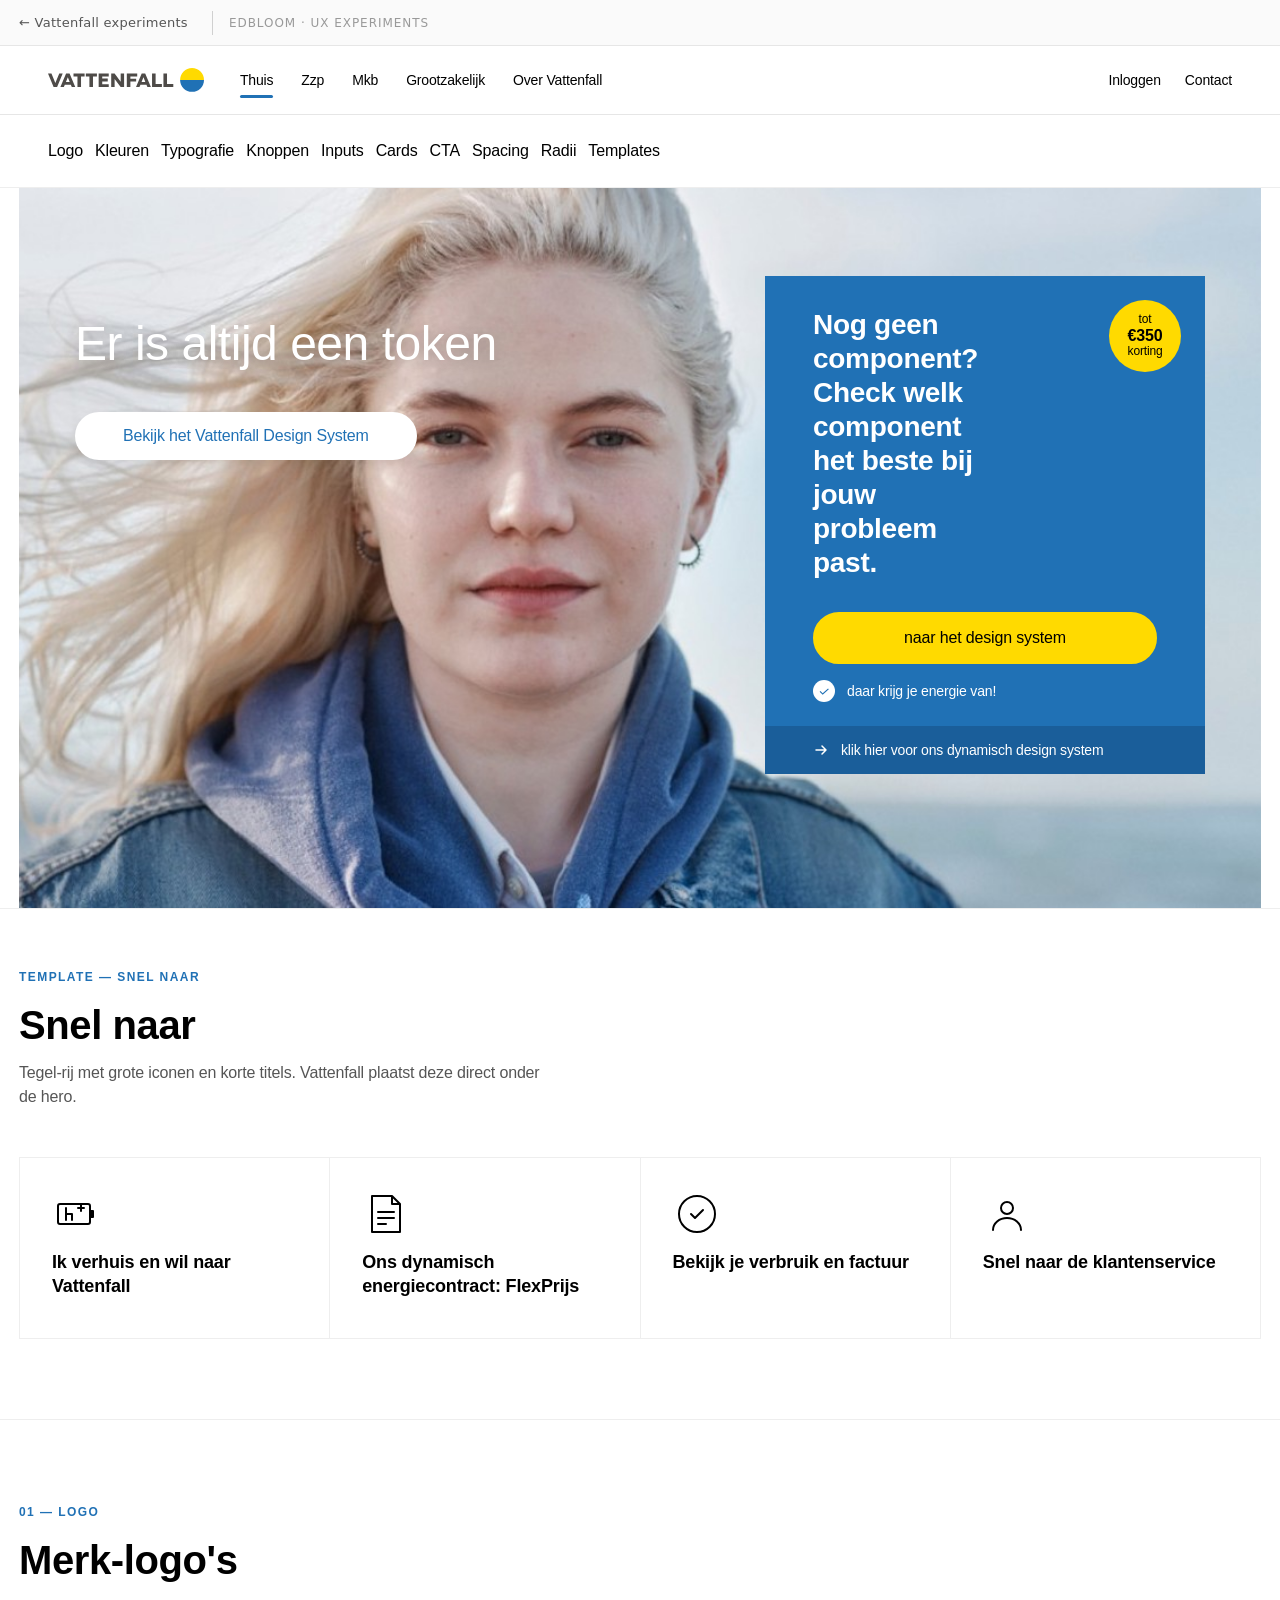
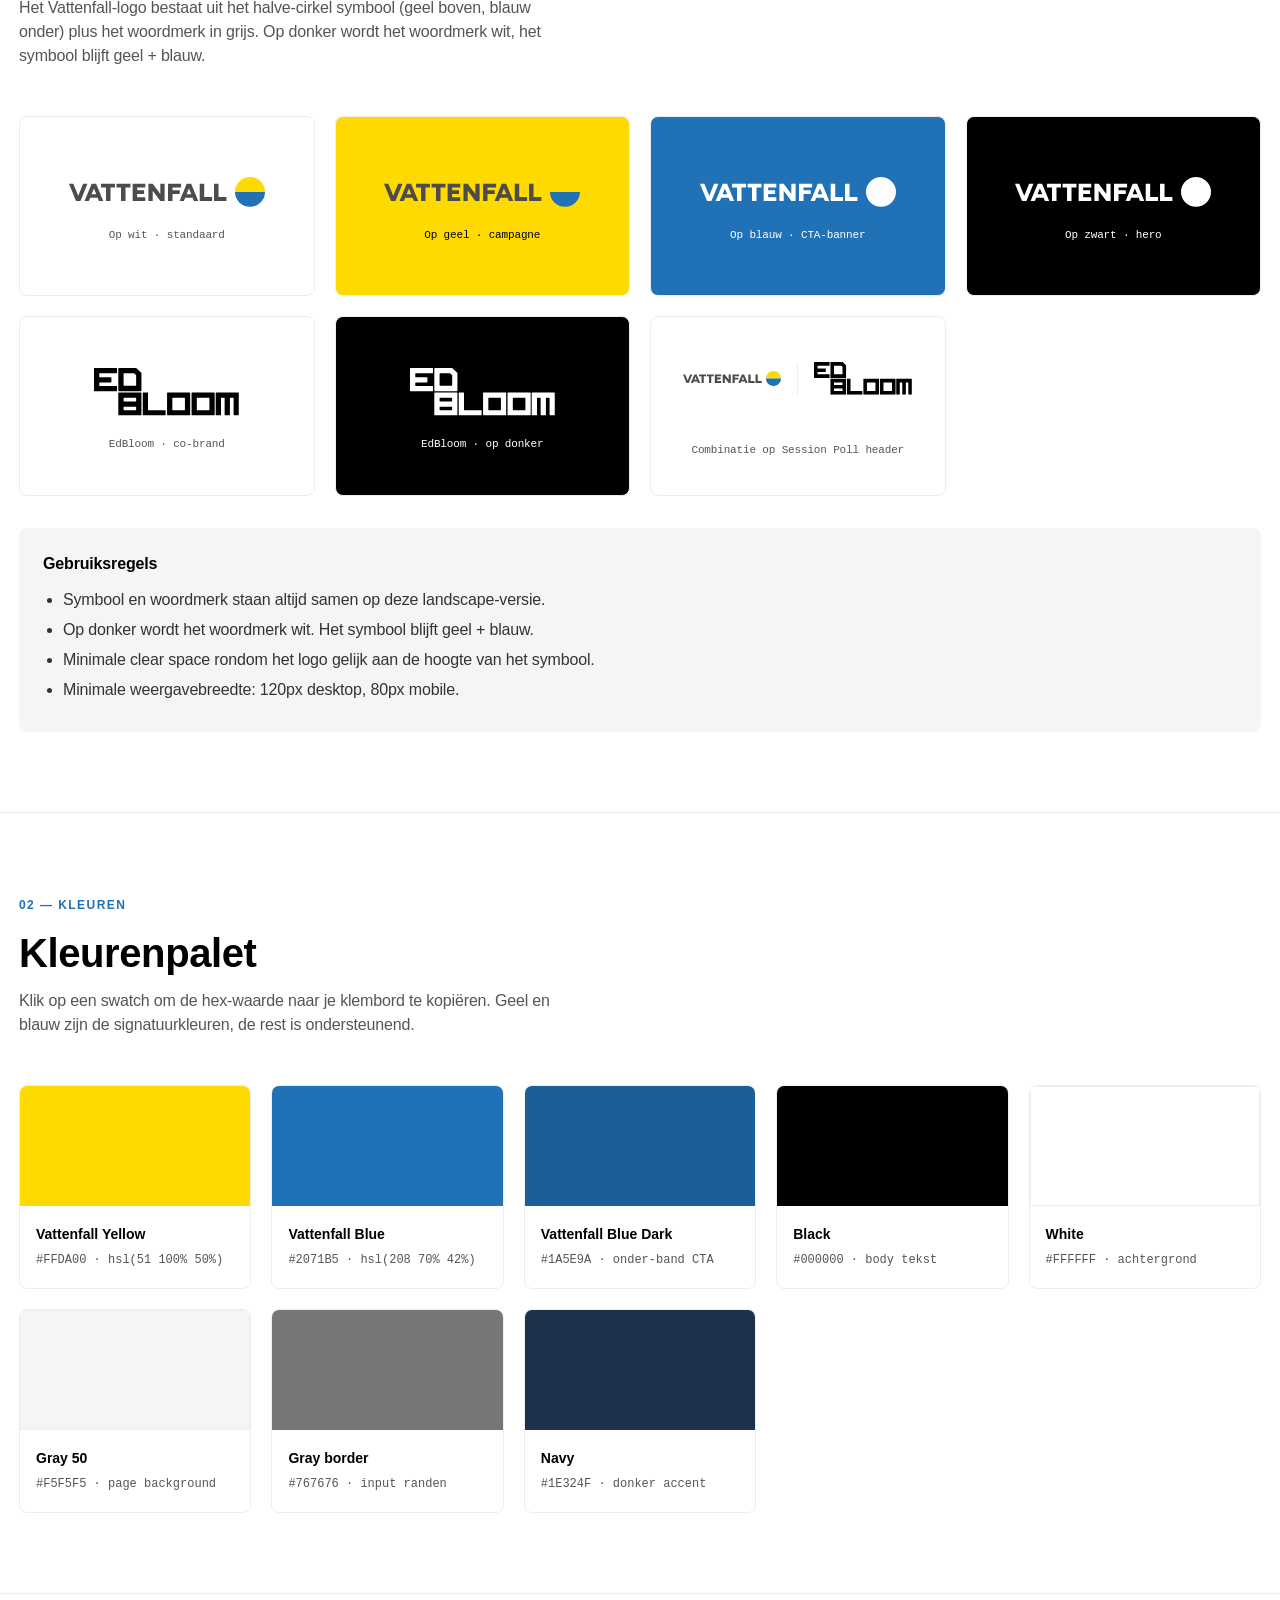
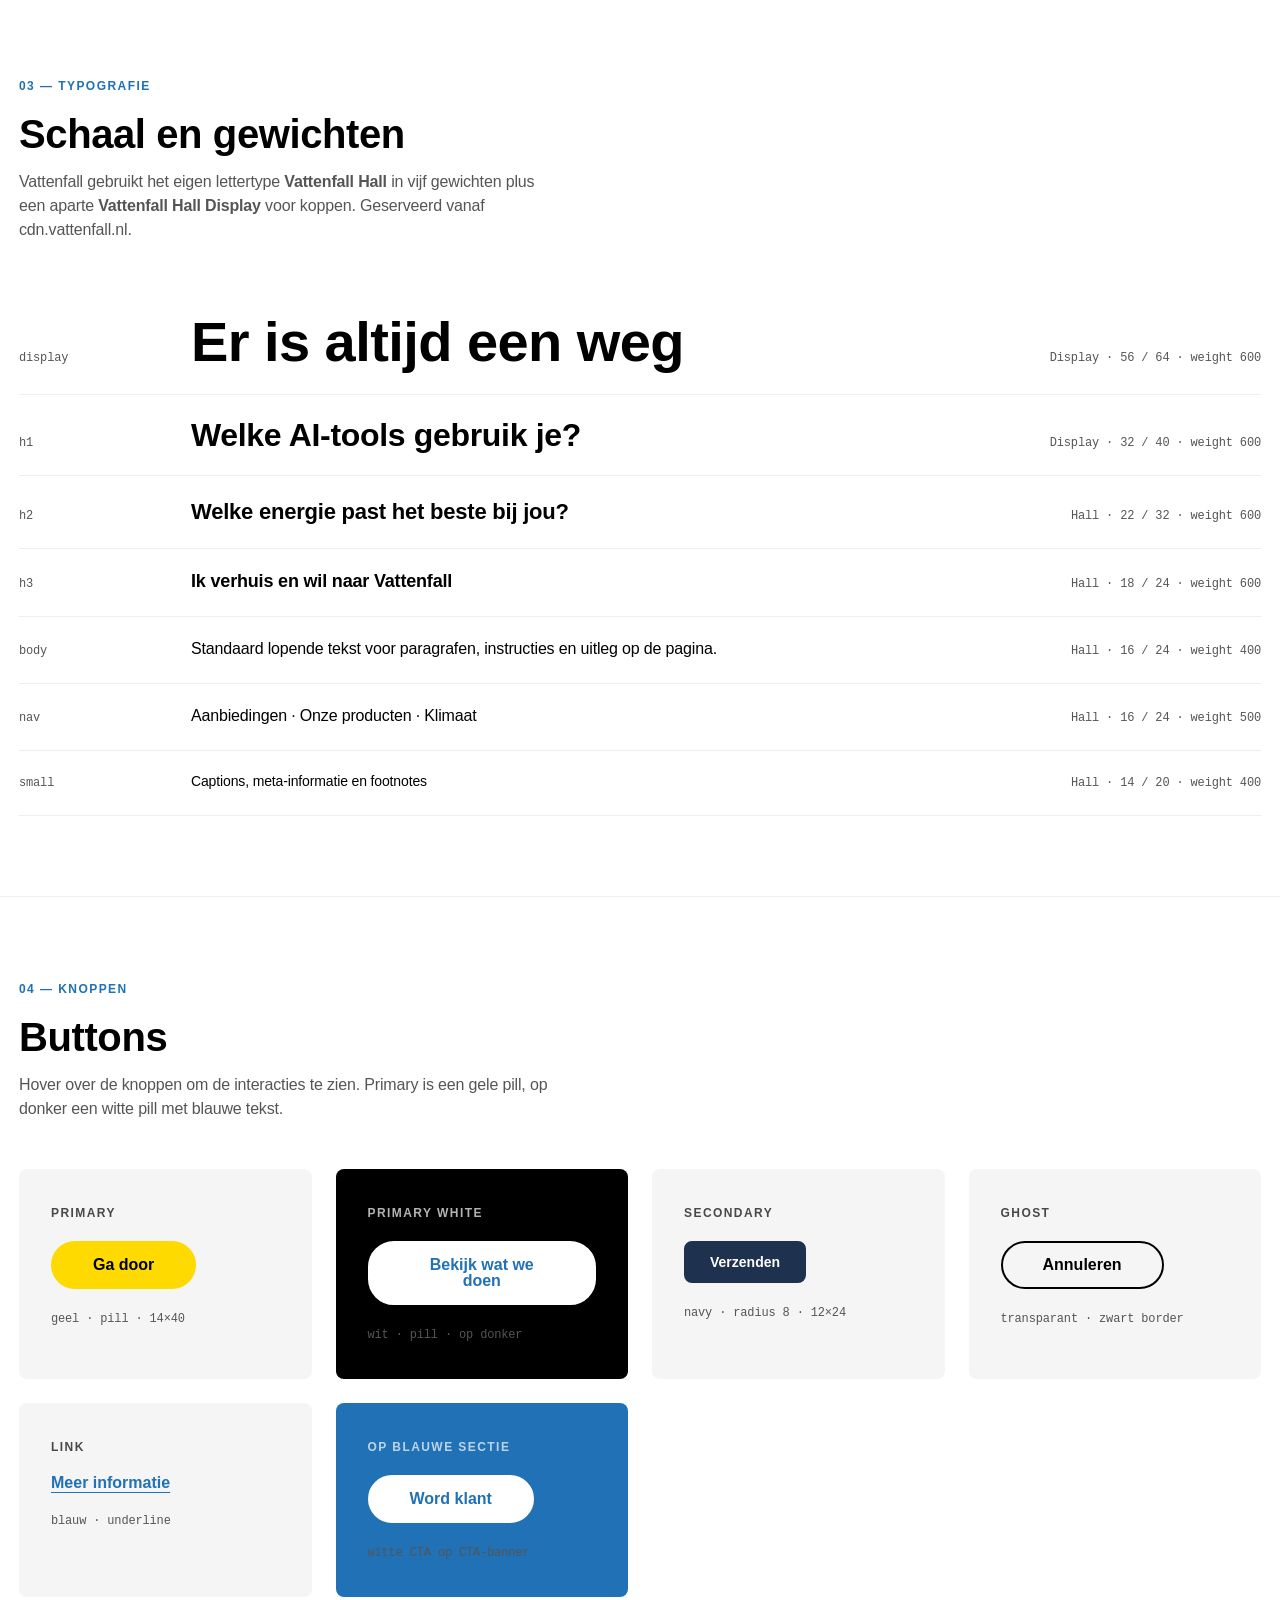
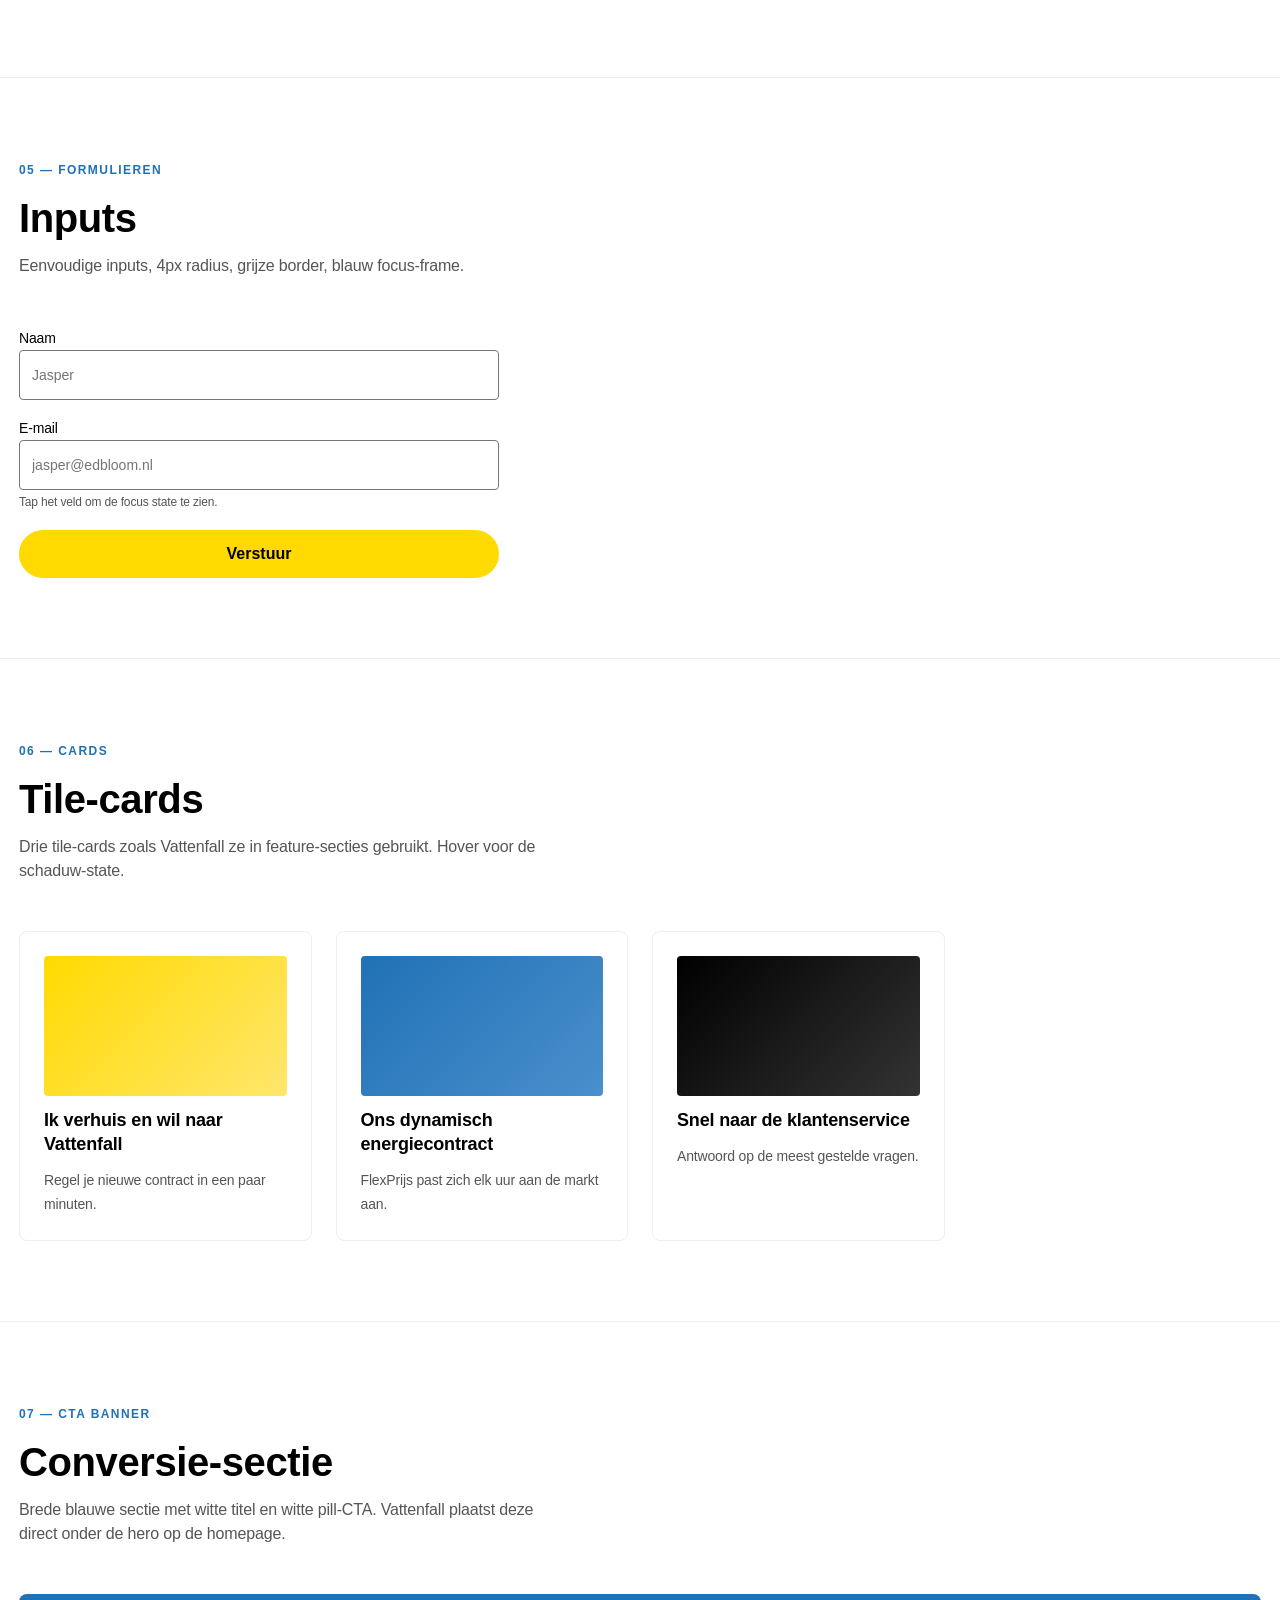
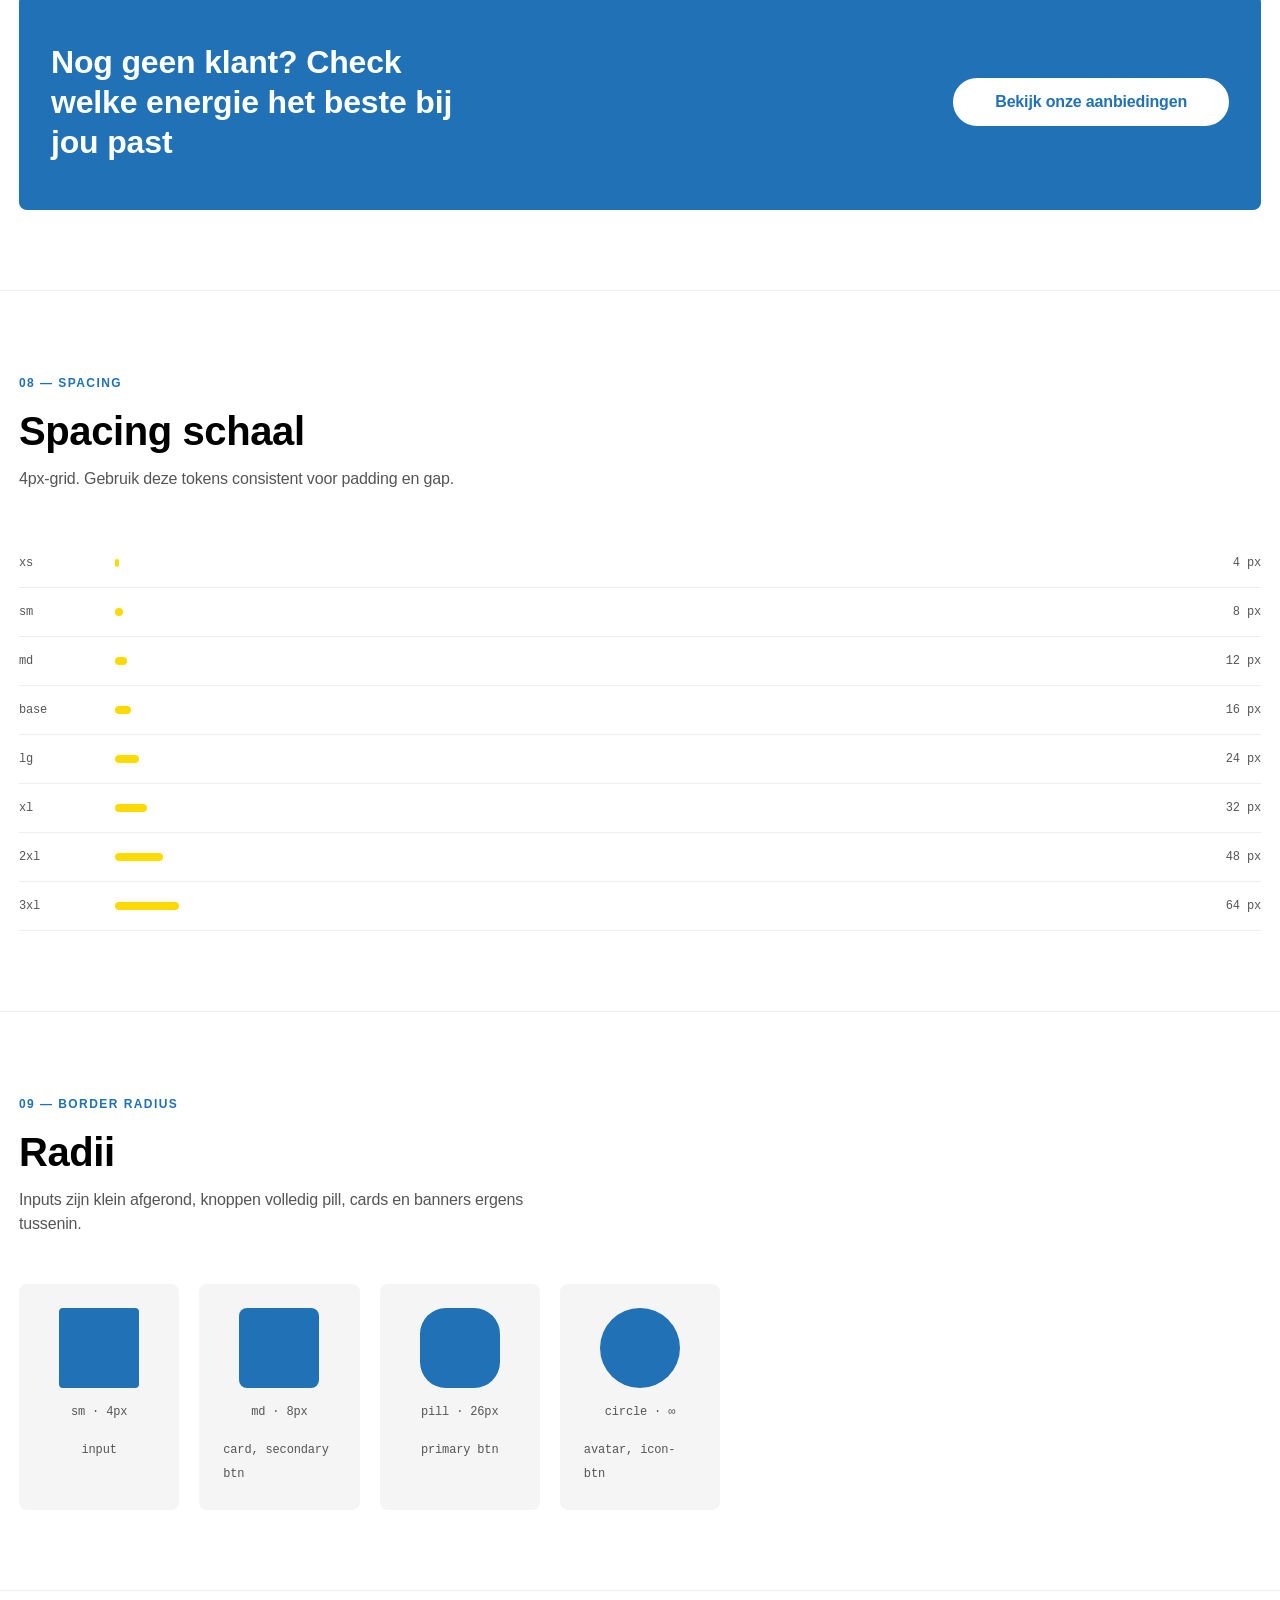
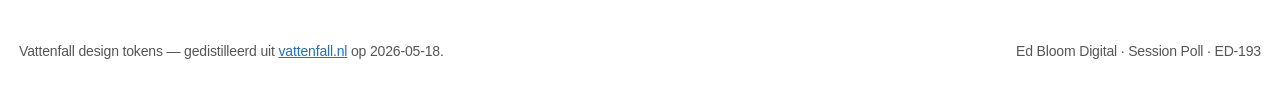
<file: vattenfall/design-system/index.html>
<!doctype html>
<html lang="nl">
  <head>
    <meta charset="utf-8" />
    <meta name="viewport" content="width=device-width, initial-scale=1" />
    <title>Vattenfall — Design Style Guide</title>
    <link rel="preconnect" href="https://cdn.vattenfall.nl" crossorigin />
    <style>
      /* Vattenfall Hall, geserveerd vanaf cdn.vattenfall.nl */
      @font-face {
        font-family: "Vattenfall Hall";
        font-weight: 300;
        font-style: normal;
        font-display: swap;
        src:
          url("https://cdn.vattenfall.nl/vattenfallnlprd/latest/assets/fonts/VattenfallHall-Light.woff2")
            format("woff2");
      }
      @font-face {
        font-family: "Vattenfall Hall";
        font-weight: 400;
        font-style: normal;
        font-display: swap;
        src:
          url("https://cdn.vattenfall.nl/vattenfallnlprd/latest/assets/fonts/VattenfallHall-Regular.woff2")
            format("woff2");
      }
      @font-face {
        font-family: "Vattenfall Hall";
        font-weight: 500;
        font-style: normal;
        font-display: swap;
        src:
          url("https://cdn.vattenfall.nl/vattenfallnlprd/latest/assets/fonts/VattenfallHall-Medium.woff2")
            format("woff2");
      }
      @font-face {
        font-family: "Vattenfall Hall";
        font-weight: 600;
        font-style: normal;
        font-display: swap;
        src:
          url("https://cdn.vattenfall.nl/vattenfallnlprd/latest/assets/fonts/VattenfallHall-Bold.woff2")
            format("woff2");
      }
      @font-face {
        font-family: "Vattenfall Hall";
        font-weight: 700;
        font-style: normal;
        font-display: swap;
        src:
          url("https://cdn.vattenfall.nl/vattenfallnlprd/latest/assets/fonts/VattenfallHall-Heavy.woff2")
            format("woff2");
      }
      @font-face {
        font-family: "Vattenfall Hall Display";
        font-weight: 600;
        font-style: normal;
        font-display: swap;
        src:
          url("https://cdn.vattenfall.nl/vattenfallnlprd/latest/assets/fonts/VattenfallHallDisplay-Bold.woff2")
            format("woff2");
      }

      :root {
        --vf-yellow: #ffda00;
        --vf-blue: #2071b5;
        --vf-blue-dark: #1a5e9a;
        --vf-black: #000000;
        --vf-white: #ffffff;
        --vf-gray-border: #767676;
        --vf-gray-50: #f5f5f5;
        --vf-gray-100: #eeeeee;
        --vf-gray-200: #dcdcdc;
        --vf-navy: #1e324f;

        --radius-sm: 4px;
        --radius-md: 8px;
        --radius-lg: 16px;
        --radius-pill: 26px;

        --shadow-sm: 0 1px 2px 0 rgba(0, 0, 0, 0.05);
        --shadow-md: 0 4px 12px 0 rgba(0, 0, 0, 0.08);
        --shadow-lg: 0 12px 32px 0 rgba(0, 0, 0, 0.12);
        --shadow-page: 0 0 32px rgba(0, 0, 0, 0.06);

        --font-sans:
          "Vattenfall Hall", "Inter", "Helvetica Neue", Helvetica, Arial, sans-serif;
        --font-display:
          "Vattenfall Hall Display", "Vattenfall Hall", "Inter", sans-serif;
      }

      * {
        box-sizing: border-box;
      }

      html {
        scroll-behavior: smooth;
      }

      body {
        margin: 0;
        padding: 0;
        font-family: var(--font-sans);
        font-size: 16px;
        line-height: 24px;
        letter-spacing: -0.01em;
        color: var(--vf-black);
        background: var(--vf-white);
      }

      .page {
        background: var(--vf-white);
        min-height: 100vh;
      }

      /* UX Experiments wrapper — terug-link boven de Vattenfall header */
      .ux-back {
        background: #fafafa;
        border-bottom: 1px solid #e6e6e6;
        padding: 10px 19px;
        font-family:
          "Inter", -apple-system, BlinkMacSystemFont, system-ui, sans-serif;
      }
      .ux-back a {
        display: inline-flex;
        align-items: center;
        gap: 8px;
        font-size: 13px;
        font-weight: 500;
        letter-spacing: 0.02em;
        color: #555;
        text-decoration: none;
        transition: color 150ms ease;
      }
      .ux-back a:hover {
        color: #000;
      }
      .ux-back__brand {
        margin-left: 16px;
        padding-left: 16px;
        border-left: 1px solid #d0d0d0;
        color: #999;
        font-size: 12px;
        letter-spacing: 0.08em;
        text-transform: uppercase;
      }

      /* ===== Vattenfall Header (twee rijen) ===== */
      .vf-header {
        position: sticky;
        top: 0;
        z-index: 20;
        background: var(--vf-white);
        border-bottom: 1px solid var(--vf-gray-100);
      }

      .vf-header__row {
        display: flex;
        align-items: center;
        gap: 24px;
        padding: 0 48px;
      }
      .vf-header__row--top {
        padding-top: 20px;
        padding-bottom: 20px;
        border-bottom: 1px solid #e6e6e6;
      }
      .vf-header__row--bottom {
        padding-top: 24px;
        padding-bottom: 24px;
      }

      .vf-header__logo {
        height: 24px;
        width: auto;
        display: block;
        flex-shrink: 0;
      }

      .vf-header__nav {
        display: flex;
        align-items: center;
        gap: 4px;
        flex: 1;
        flex-wrap: nowrap;
      }
      .vf-header__nav-item {
        position: relative;
        padding: 4px 12px;
        font-size: 14px;
        font-weight: 400;
        line-height: 20px;
        color: var(--vf-black);
        text-decoration: none;
        cursor: pointer;
        background: none;
        border: none;
        font-family: inherit;
        white-space: nowrap;
      }
      .vf-header__nav-item--active {
        font-weight: 500;
      }
      .vf-header__nav-item--active::after {
        content: "";
        position: absolute;
        left: 12px;
        right: 12px;
        bottom: -4px;
        height: 3px;
        background: var(--vf-blue);
        border-radius: 2px;
      }
      .vf-header__nav-item:hover {
        color: var(--vf-blue);
      }

      /* Brand-guide nav (rij 2) — matching Vattenfall measurements */
      .vf-header__brand-nav {
        display: flex;
        align-items: center;
        gap: 32px;
        flex: 1;
        flex-wrap: nowrap;
      }
      .vf-header__brand-nav-item {
        padding: 0;
        font-size: 16px;
        font-weight: 400;
        line-height: 24px;
        color: var(--vf-black);
        text-decoration: none;
        background: none;
        border: none;
        font-family: inherit;
        white-space: nowrap;
        cursor: pointer;
        letter-spacing: -0.01em;
      }
      .vf-header__brand-nav-item:hover {
        color: var(--vf-blue);
      }

      .vf-header__right {
        display: flex;
        align-items: center;
        gap: 24px;
        flex-shrink: 0;
      }
      .vf-header__link {
        font-size: 14px;
        font-weight: 400;
        line-height: 20px;
        color: var(--vf-black);
        text-decoration: none;
        white-space: nowrap;
      }
      .vf-header__link:hover {
        color: var(--vf-blue);
      }

      /* ===== Hero ===== */
      .vf-hero {
        position: relative;
        margin: 0 19px;
        height: 720px;
        background-image: url("./assets/nl_dtp.jpg");
        background-size: cover;
        background-position: center;
        overflow: hidden;
      }

      .vf-hero__content {
        position: relative;
        padding: 128px 56px;
        max-width: 60%;
        color: var(--vf-white);
      }

      .vf-hero__title {
        font-family: var(--font-display);
        font-size: 56px;
        line-height: 64px;
        font-weight: 400;
        letter-spacing: -0.01em;
        margin: 0 0 40px;
        max-width: 100%;
        text-shadow: 0 2px 16px rgba(0, 0, 0, 0.2);
      }

      .vf-hero__cta {
        display: inline-flex;
        align-items: center;
        gap: 12px;
        background: var(--vf-white);
        color: var(--vf-blue);
        padding: 13.8px 48px;
        border-radius: var(--radius-pill);
        text-decoration: none;
        font-weight: 500;
        font-size: 16px;
        line-height: 20px;
        box-shadow: var(--shadow-md);
        border: none;
        cursor: pointer;
        transition: transform 150ms ease, box-shadow 150ms ease;
      }
      .vf-hero__cta:hover {
        transform: translateY(-1px);
        box-shadow: var(--shadow-lg);
      }

      .vf-hero__form {
        position: absolute;
        top: 88px;
        right: 56px;
        width: 440px;
        background: var(--vf-blue);
        color: var(--vf-white);
        padding: 32px 48px;
        border-radius: 0;
      }
      .vf-hero__form-badge {
        position: absolute;
        top: 24px;
        right: 24px;
        width: 72px;
        height: 72px;
        background: var(--vf-yellow);
        border-radius: 50%;
        color: var(--vf-black);
        display: flex;
        flex-direction: column;
        align-items: center;
        justify-content: center;
        text-align: center;
        line-height: 1.15;
        font-size: 12px;
        font-weight: 400;
        padding: 8px 0;
      }
      .vf-hero__form-badge strong {
        font-size: 16px;
        font-weight: 700;
        display: block;
      }
      .vf-hero__form-badge span {
        display: block;
      }
      .vf-hero__form-title {
        font-family: var(--font-display);
        font-size: 28px;
        line-height: 34px;
        font-weight: 600;
        letter-spacing: -0.01em;
        margin: 0 0 32px;
        max-width: 11ch;
      }
      .vf-hero__form-row {
        display: grid;
        grid-template-columns: 1.4fr 1.4fr 0.8fr;
        gap: 8px;
        margin-bottom: 16px;
      }
      .vf-hero__form-field label {
        display: block;
        font-size: 14px;
        font-weight: 500;
        margin-bottom: 6px;
      }
      .vf-hero__form-field input {
        width: 100%;
        padding: 12px 20px;
        border: none;
        border-radius: var(--radius-sm);
        font-family: inherit;
        font-size: 16px;
        line-height: 24px;
        color: var(--vf-black);
      }
      .vf-hero__form-field input::placeholder {
        color: #999;
      }
      .vf-hero__form-check {
        display: flex;
        align-items: center;
        gap: 10px;
        font-size: 14px;
        line-height: 20px;
        margin: 12px 0 20px;
      }
      .vf-hero__form-check-box {
        width: 22px;
        height: 22px;
        background: var(--vf-white);
        color: var(--vf-black);
        border-radius: 3px;
        display: flex;
        align-items: center;
        justify-content: center;
        flex-shrink: 0;
        font-size: 16px;
        font-weight: 700;
      }
      .vf-hero__form-submit {
        display: flex;
        align-items: center;
        justify-content: center;
        width: 100%;
        margin-top: 8px;
        background: var(--vf-yellow);
        color: var(--vf-black);
        padding: 13.8px 48px;
        border: 2px solid var(--vf-yellow);
        border-radius: var(--radius-pill);
        font-family: inherit;
        font-size: 16px;
        font-weight: 500;
        line-height: 20px;
        text-decoration: none;
        cursor: pointer;
        transition: transform 150ms ease, box-shadow 150ms ease;
      }
      .vf-hero__form-submit:hover {
        transform: translateY(-1px);
        box-shadow: var(--shadow-md);
      }
      .vf-hero__form-foot {
        display: flex;
        align-items: center;
        gap: 12px;
        margin-top: 16px;
        font-size: 14px;
        line-height: 20px;
      }
      .vf-hero__form-foot-icon {
        flex-shrink: 0;
        width: 22px;
        height: 22px;
        background: var(--vf-white);
        border-radius: 50%;
        display: flex;
        align-items: center;
        justify-content: center;
        color: var(--vf-blue);
      }
      .vf-hero__form-foot-icon svg {
        width: 14px;
        height: 14px;
      }
      .vf-hero__form-link {
        background: var(--vf-blue-dark);
        margin: 24px -48px -32px;
        padding: 14px 48px;
        font-size: 14px;
        line-height: 20px;
        font-weight: 400;
        display: flex;
        align-items: center;
        gap: 12px;
        text-decoration: none;
        color: var(--vf-white);
      }
      .vf-hero__form-link svg {
        flex-shrink: 0;
        width: 16px;
        height: 16px;
      }

      /* ===== Section frame ===== */
      .section {
        padding: 80px 19px;
        border-top: 1px solid var(--vf-gray-100);
      }
      .section__head {
        margin-bottom: 48px;
      }
      .section__eyebrow {
        font-size: 12px;
        font-weight: 600;
        letter-spacing: 0.12em;
        text-transform: uppercase;
        color: var(--vf-blue);
        margin-bottom: 12px;
      }
      .section__title {
        font-family: var(--font-display);
        font-size: 40px;
        line-height: 48px;
        font-weight: 600;
        margin: 0;
        letter-spacing: -0.01em;
      }
      .section__lede {
        font-size: 16px;
        line-height: 24px;
        color: #555;
        margin: 12px 0 0;
        max-width: 60ch;
      }

      /* ===== Logos ===== */
      .logos {
        display: grid;
        grid-template-columns: repeat(auto-fill, minmax(240px, 1fr));
        gap: 20px;
      }
      .logo-card {
        border-radius: var(--radius-md);
        padding: 32px 24px 20px;
        border: 1px solid var(--vf-gray-100);
        display: flex;
        flex-direction: column;
        align-items: center;
        gap: 16px;
        min-height: 180px;
        justify-content: center;
      }
      .logo-card img {
        max-width: 80%;
        height: auto;
        display: block;
      }
      .logo-card__img--small {
        max-height: 48px;
      }
      .logo-card__img--invert {
        filter: brightness(0) invert(1);
      }
      .logo-card__meta {
        font-family: ui-monospace, "JetBrains Mono", Menlo, monospace;
        font-size: 11px;
        color: #555;
        text-align: center;
      }
      .logo-card--combo {
        flex-direction: row;
        flex-wrap: wrap;
        justify-content: center;
      }
      .logo-card--combo img {
        max-width: 40%;
      }
      .logo-card__divider {
        width: 1px;
        height: 32px;
        background: var(--vf-gray-100);
      }
      .logo-rules {
        margin-top: 32px;
        padding: 24px;
        background: var(--vf-gray-50);
        border-radius: var(--radius-md);
      }
      .logo-rules h3 {
        margin: 0 0 12px;
        font-size: 16px;
        font-weight: 600;
      }
      .logo-rules ul {
        margin: 0;
        padding-left: 20px;
        color: #333;
      }
      .logo-rules li {
        margin-bottom: 6px;
      }

      /* ===== Colors ===== */
      .colors {
        display: grid;
        grid-template-columns: repeat(auto-fill, minmax(220px, 1fr));
        gap: 20px;
      }
      .color {
        cursor: pointer;
        border-radius: var(--radius-md);
        overflow: hidden;
        border: 1px solid var(--vf-gray-100);
        background: var(--vf-white);
        transition: transform 150ms ease, box-shadow 150ms ease;
        position: relative;
        padding: 0;
        text-align: left;
        font: inherit;
      }
      .color:hover {
        transform: translateY(-2px);
        box-shadow: var(--shadow-md);
      }
      .color__swatch {
        height: 120px;
        position: relative;
      }
      .color__body {
        padding: 16px;
      }
      .color__name {
        font-weight: 600;
        font-size: 14px;
      }
      .color__hex {
        font-family: ui-monospace, "JetBrains Mono", Menlo, monospace;
        font-size: 12px;
        color: #555;
        margin-top: 2px;
      }
      .color__hint {
        position: absolute;
        top: 12px;
        right: 12px;
        font-size: 11px;
        background: rgba(0, 0, 0, 0.55);
        color: white;
        padding: 4px 8px;
        border-radius: 999px;
        opacity: 0;
        transition: opacity 150ms ease;
      }
      .color:hover .color__hint {
        opacity: 1;
      }

      /* ===== Typography ===== */
      .type-row {
        display: grid;
        grid-template-columns: 140px 1fr 220px;
        gap: 32px;
        align-items: baseline;
        padding: 20px 0;
        border-bottom: 1px solid var(--vf-gray-100);
      }
      .type-row__meta {
        font-family: ui-monospace, "JetBrains Mono", Menlo, monospace;
        font-size: 12px;
        color: #555;
      }
      .type-row__sample {
        margin: 0;
        letter-spacing: -0.01em;
      }
      .type-row__specs {
        font-family: ui-monospace, "JetBrains Mono", Menlo, monospace;
        font-size: 12px;
        color: #555;
        text-align: right;
      }
      .t-display {
        font-family: var(--font-display);
        font-size: 56px;
        line-height: 64px;
        font-weight: 600;
      }
      .t-h1 {
        font-family: var(--font-display);
        font-size: 32px;
        line-height: 40px;
        font-weight: 600;
      }
      .t-h2 {
        font-size: 22px;
        line-height: 32px;
        font-weight: 600;
      }
      .t-h3 {
        font-size: 18px;
        line-height: 24px;
        font-weight: 600;
      }
      .t-body {
        font-size: 16px;
        line-height: 24px;
        font-weight: 400;
      }
      .t-nav {
        font-size: 16px;
        line-height: 24px;
        font-weight: 500;
      }
      .t-small {
        font-size: 14px;
        line-height: 20px;
        font-weight: 400;
      }

      /* ===== Buttons ===== */
      .btn-grid {
        display: grid;
        grid-template-columns: repeat(auto-fill, minmax(260px, 1fr));
        gap: 24px;
      }
      .btn-card {
        background: var(--vf-gray-50);
        padding: 32px;
        border-radius: var(--radius-md);
        display: flex;
        flex-direction: column;
        gap: 16px;
        align-items: flex-start;
      }
      .btn-card--dark {
        background: var(--vf-black);
        color: var(--vf-white);
      }
      .btn-card--blue {
        background: var(--vf-blue);
        color: var(--vf-white);
      }
      .btn-card__label {
        font-size: 12px;
        font-weight: 600;
        text-transform: uppercase;
        letter-spacing: 0.12em;
        color: inherit;
        opacity: 0.7;
      }
      .vf-btn {
        display: inline-flex;
        align-items: center;
        justify-content: center;
        gap: 10px;
        padding: 14px 40px;
        font-size: 16px;
        font-weight: 600;
        font-family: inherit;
        line-height: 1;
        border: 2px solid transparent;
        border-radius: var(--radius-pill);
        cursor: pointer;
        text-decoration: none;
        transition:
          transform 150ms ease,
          box-shadow 150ms ease,
          background 150ms ease,
          color 150ms ease;
      }
      .vf-btn:hover {
        transform: translateY(-1px);
        box-shadow: var(--shadow-md);
      }
      .vf-btn--primary {
        background: var(--vf-yellow);
        color: var(--vf-black);
        border-color: var(--vf-yellow);
      }
      .vf-btn--primary-white {
        background: var(--vf-white);
        color: var(--vf-blue);
        border-color: var(--vf-white);
      }
      .vf-btn--secondary {
        background: var(--vf-navy);
        color: var(--vf-white);
        border-color: var(--vf-navy);
        border-radius: var(--radius-md);
        padding: 12px 24px;
        font-size: 14px;
      }
      .vf-btn--ghost {
        background: transparent;
        color: var(--vf-black);
        border-color: var(--vf-black);
      }
      .vf-btn--link {
        background: transparent;
        color: var(--vf-blue);
        border: none;
        padding: 0;
        text-decoration: underline;
        text-underline-offset: 4px;
      }
      .vf-btn--link:hover {
        transform: none;
        box-shadow: none;
        color: var(--vf-navy);
      }

      /* ===== Form ===== */
      .form {
        display: grid;
        gap: 16px;
        max-width: 480px;
      }
      .form label {
        font-size: 14px;
        font-weight: 500;
      }
      .form input {
        width: 100%;
        padding: 12px;
        border: 1px solid var(--vf-gray-border);
        border-radius: var(--radius-sm);
        font-family: inherit;
        font-size: 14px;
        line-height: 24px;
        background: var(--vf-white);
        color: var(--vf-black);
      }
      .form input:focus {
        outline: 2px solid var(--vf-blue);
        outline-offset: 2px;
        border-color: var(--vf-blue);
      }
      .form .help {
        font-size: 12px;
        color: #555;
      }

      /* ===== Cards ===== */
      .cards {
        display: grid;
        grid-template-columns: repeat(auto-fill, minmax(280px, 1fr));
        gap: 24px;
      }
      .card {
        background: var(--vf-white);
        border: 1px solid var(--vf-gray-100);
        border-radius: var(--radius-md);
        padding: 24px;
        display: flex;
        flex-direction: column;
        gap: 12px;
        transition: box-shadow 150ms ease, transform 150ms ease;
      }
      .card:hover {
        box-shadow: var(--shadow-md);
        transform: translateY(-2px);
      }
      .card__image {
        height: 140px;
        border-radius: var(--radius-sm);
        background: linear-gradient(135deg, var(--vf-yellow), #ffe66c);
      }
      .card__image--blue {
        background: linear-gradient(135deg, var(--vf-blue), #4a8fcd);
      }
      .card__image--dark {
        background: linear-gradient(135deg, var(--vf-black), #333);
      }
      .card__title {
        font-size: 18px;
        line-height: 24px;
        font-weight: 600;
        margin: 0;
      }
      .card__body {
        font-size: 14px;
        color: #555;
        margin: 0;
      }

      /* ===== Tile grid (Snel naar) ===== */
      .tiles {
        display: grid;
        grid-template-columns: repeat(4, 1fr);
        gap: 1px;
        background: var(--vf-gray-100);
        border: 1px solid var(--vf-gray-100);
      }
      .tile {
        background: var(--vf-white);
        padding: 32px;
        display: flex;
        flex-direction: column;
        gap: 12px;
        min-height: 180px;
        cursor: pointer;
        transition: background 150ms ease;
      }
      .tile:hover {
        background: var(--vf-gray-50);
      }
      .tile__icon {
        width: 48px;
        height: 48px;
        color: var(--vf-black);
      }
      .tile__title {
        font-family: var(--font-display);
        font-size: 18px;
        line-height: 24px;
        font-weight: 600;
        margin: 0;
      }

      /* ===== CTA banner ===== */
      .cta-banner {
        background: var(--vf-blue);
        color: var(--vf-white);
        border-radius: var(--radius-md);
        padding: 48px 32px;
        display: grid;
        grid-template-columns: 1fr auto;
        gap: 32px;
        align-items: center;
      }
      .cta-banner__title {
        font-family: var(--font-display);
        font-size: 32px;
        line-height: 40px;
        font-weight: 600;
        margin: 0;
        max-width: 24ch;
      }

      /* ===== Spacing ===== */
      .spacing-row {
        display: grid;
        grid-template-columns: 80px 1fr 80px;
        align-items: center;
        gap: 16px;
        padding: 12px 0;
        border-bottom: 1px solid var(--vf-gray-100);
      }
      .spacing-row__bar {
        height: 8px;
        background: var(--vf-yellow);
        border-radius: 4px;
      }
      .spacing-row__token,
      .spacing-row__value {
        font-family: ui-monospace, "JetBrains Mono", Menlo, monospace;
        font-size: 12px;
        color: #555;
      }
      .spacing-row__value {
        text-align: right;
      }

      /* ===== Radii ===== */
      .radii {
        display: grid;
        grid-template-columns: repeat(auto-fill, minmax(160px, 1fr));
        gap: 20px;
      }
      .radius {
        display: flex;
        flex-direction: column;
        align-items: center;
        gap: 12px;
        padding: 24px;
        background: var(--vf-gray-50);
        border-radius: var(--radius-md);
      }
      .radius__box {
        width: 80px;
        height: 80px;
        background: var(--vf-blue);
      }
      .radius__name {
        font-family: ui-monospace, "JetBrains Mono", Menlo, monospace;
        font-size: 12px;
        color: #555;
      }

      /* ===== Toast ===== */
      .toast {
        position: fixed;
        bottom: 32px;
        left: 50%;
        transform: translateX(-50%) translateY(20px);
        background: var(--vf-black);
        color: var(--vf-white);
        padding: 12px 24px;
        border-radius: var(--radius-pill);
        font-size: 14px;
        font-weight: 500;
        box-shadow: var(--shadow-lg);
        opacity: 0;
        pointer-events: none;
        transition: opacity 200ms ease, transform 200ms ease;
      }
      .toast.is-visible {
        opacity: 1;
        transform: translateX(-50%) translateY(0);
      }

      /* ===== Footer ===== */
      footer.foot {
        padding: 48px 19px;
        border-top: 1px solid var(--vf-gray-100);
        font-size: 14px;
        color: #555;
      }
      .foot__row {
        display: flex;
        align-items: center;
        justify-content: space-between;
        gap: 24px;
        flex-wrap: wrap;
      }

      @media (max-width: 1280px) {
        .vf-header__brand-nav {
          gap: 12px;
        }
        .vf-hero__title {
          font-size: 48px;
          line-height: 56px;
        }
      }

      @media (max-width: 1024px) {
        .vf-hero {
          height: auto;
        }
        .vf-hero__form {
          position: static;
          width: auto;
          margin: 24px;
        }
        .tiles {
          grid-template-columns: repeat(2, 1fr);
        }
        .vf-header__brand-counter {
          display: none;
        }
      }

      @media (max-width: 720px) {
        .vf-header__row {
          flex-wrap: wrap;
          gap: 12px;
          padding: 12px 20px;
        }
        .vf-header__search {
          min-width: 100%;
        }
        .vf-hero {
          margin: 0 20px;
        }
        .vf-hero__title {
          font-size: 40px;
          line-height: 48px;
        }
        .section {
          padding: 56px 20px;
        }
        .section__title {
          font-size: 28px;
          line-height: 36px;
        }
        .type-row {
          grid-template-columns: 1fr;
          gap: 8px;
        }
        .type-row__specs {
          text-align: left;
        }
        .cta-banner {
          grid-template-columns: 1fr;
        }
        .tiles {
          grid-template-columns: 1fr;
        }
      }
    </style>
  </head>
  <body>
    <div class="ux-back">
      <a href="../index.html">← Vattenfall experiments<span class="ux-back__brand">EdBloom · UX Experiments</span></a>
    </div>
    <div class="page">
      <!-- ===== Vattenfall Header ===== -->
      <header class="vf-header">
        <div class="vf-header__row vf-header__row--top">
          <a href="#" aria-label="Vattenfall home">
            <img
              src="./assets/logo-vattenfall.svg"
              alt="Vattenfall"
              class="vf-header__logo"
            />
          </a>
          <nav class="vf-header__nav">
            <a class="vf-header__nav-item vf-header__nav-item--active" href="#">Thuis</a>
            <a class="vf-header__nav-item" href="#">Zzp</a>
            <a class="vf-header__nav-item" href="#">Mkb</a>
            <a class="vf-header__nav-item" href="#">Grootzakelijk</a>
            <a class="vf-header__nav-item" href="#">Over Vattenfall</a>
          </nav>
          <div class="vf-header__right">
            <a href="#" class="vf-header__link">Inloggen</a>
            <a href="#" class="vf-header__link">Contact</a>
          </div>
        </div>
        <div class="vf-header__row vf-header__row--bottom">
          <nav class="vf-header__brand-nav">
            <a class="vf-header__brand-nav-item" href="#logos">Logo</a>
            <a class="vf-header__brand-nav-item" href="#colors">Kleuren</a>
            <a class="vf-header__brand-nav-item" href="#typography">Typografie</a>
            <a class="vf-header__brand-nav-item" href="#buttons">Knoppen</a>
            <a class="vf-header__brand-nav-item" href="#forms">Inputs</a>
            <a class="vf-header__brand-nav-item" href="#cards">Cards</a>
            <a class="vf-header__brand-nav-item" href="#cta">CTA</a>
            <a class="vf-header__brand-nav-item" href="#spacing">Spacing</a>
            <a class="vf-header__brand-nav-item" href="#radii">Radii</a>
            <a class="vf-header__brand-nav-item" href="#templates">Templates</a>
          </nav>
        </div>
      </header>

      <!-- ===== Hero ===== -->
      <section class="vf-hero">
        <div class="vf-hero__content">
          <h1 class="vf-hero__title">Er is altijd een token</h1>
          <a href="#logos" class="vf-hero__cta">Bekijk het Vattenfall Design System</a>
        </div>
        <div class="vf-hero__form">
          <div class="vf-hero__form-badge">
            <span>tot</span>
            <strong>€350</strong>
            <span>korting</span>
          </div>
          <h2 class="vf-hero__form-title">Nog geen component? Check welk component het beste bij jouw probleem past.</h2>
          <a href="#logos" class="vf-hero__form-submit">naar het design system</a>
          <div class="vf-hero__form-foot">
            <span class="vf-hero__form-foot-icon">
              <svg viewBox="0 0 16 16" fill="currentColor">
                <path d="M6.5 10.6L3.9 8l-.9.9 3.5 3.5L13.5 6 12.6 5z" />
              </svg>
            </span>
            daar krijg je energie van!
          </div>
          <a href="#logos" class="vf-hero__form-link">
            <svg viewBox="0 0 16 16" fill="none">
              <path
                d="M3 8H13M13 8L9 4M13 8L9 12"
                stroke="currentColor"
                stroke-width="1.5"
                stroke-linecap="round"
                stroke-linejoin="round"
              />
            </svg>
            klik hier voor ons dynamisch design system
          </a>
        </div>
      </section>

      <!-- ===== Snel naar tiles ===== -->
      <section class="section" id="templates" style="padding-top: 56px">
        <div class="section__head">
          <div class="section__eyebrow">Template — Snel naar</div>
          <h2 class="section__title">Snel naar</h2>
          <p class="section__lede">
            Tegel-rij met grote iconen en korte titels. Vattenfall plaatst deze direct
            onder de hero.
          </p>
        </div>
        <div class="tiles">
          <div class="tile">
            <svg class="tile__icon" viewBox="0 0 48 48" fill="none">
              <rect
                x="6"
                y="14"
                width="32"
                height="20"
                rx="2"
                stroke="currentColor"
                stroke-width="2"
              />
              <rect x="38" y="20" width="4" height="8" rx="1" fill="currentColor" />
              <path
                d="M14 18L14 30M20 24L20 30M14 24H20"
                stroke="currentColor"
                stroke-width="2"
                stroke-linecap="round"
              />
              <path d="M26 18H32M29 15V21" stroke="currentColor" stroke-width="2" stroke-linecap="round" />
            </svg>
            <h3 class="tile__title">Ik verhuis en wil naar Vattenfall</h3>
          </div>
          <div class="tile">
            <svg class="tile__icon" viewBox="0 0 48 48" fill="none">
              <path
                d="M10 6H30L38 14V42H10V6Z"
                stroke="currentColor"
                stroke-width="2"
                stroke-linejoin="round"
              />
              <path d="M30 6V14H38" stroke="currentColor" stroke-width="2" stroke-linejoin="round" />
              <path
                d="M16 22H32M16 28H32M16 34H24"
                stroke="currentColor"
                stroke-width="2"
                stroke-linecap="round"
              />
            </svg>
            <h3 class="tile__title">Ons dynamisch energiecontract: FlexPrijs</h3>
          </div>
          <div class="tile">
            <svg class="tile__icon" viewBox="0 0 48 48" fill="none">
              <circle cx="24" cy="24" r="18" stroke="currentColor" stroke-width="2" />
              <path
                d="M18 24L22 28L30 20"
                stroke="currentColor"
                stroke-width="2"
                stroke-linecap="round"
                stroke-linejoin="round"
              />
            </svg>
            <h3 class="tile__title">Bekijk je verbruik en factuur</h3>
          </div>
          <div class="tile">
            <svg class="tile__icon" viewBox="0 0 48 48" fill="none">
              <circle cx="24" cy="18" r="6" stroke="currentColor" stroke-width="2" />
              <path
                d="M10 40C10 33.4 16.3 28 24 28C31.7 28 38 33.4 38 40"
                stroke="currentColor"
                stroke-width="2"
                stroke-linecap="round"
              />
            </svg>
            <h3 class="tile__title">Snel naar de klantenservice</h3>
          </div>
        </div>
      </section>

      <!-- ===== Logo ===== -->
      <section class="section" id="logos">
        <div class="section__head">
          <div class="section__eyebrow">01 — Logo</div>
          <h2 class="section__title">Merk-logo's</h2>
          <p class="section__lede">
            Het Vattenfall-logo bestaat uit het halve-cirkel symbool (geel boven, blauw
            onder) plus het woordmerk in grijs. Op donker wordt het woordmerk wit, het
            symbool blijft geel + blauw.
          </p>
        </div>
        <div class="logos">
          <div class="logo-card" style="background: var(--vf-white)">
            <img src="./assets/logo-vattenfall.svg" alt="Vattenfall op wit" />
            <div class="logo-card__meta">Op wit · standaard</div>
          </div>
          <div class="logo-card" style="background: var(--vf-yellow)">
            <img src="./assets/logo-vattenfall.svg" alt="Vattenfall op geel" />
            <div class="logo-card__meta" style="color: var(--vf-black)">Op geel · campagne</div>
          </div>
          <div class="logo-card" style="background: var(--vf-blue)">
            <img
              src="./assets/logo-vattenfall.svg"
              alt="Vattenfall op blauw"
              class="logo-card__img--invert"
            />
            <div class="logo-card__meta" style="color: var(--vf-white)">Op blauw · CTA-banner</div>
          </div>
          <div class="logo-card" style="background: var(--vf-black)">
            <img
              src="./assets/logo-vattenfall.svg"
              alt="Vattenfall op zwart"
              class="logo-card__img--invert"
            />
            <div class="logo-card__meta" style="color: var(--vf-white)">Op zwart · hero</div>
          </div>
          <div class="logo-card" style="background: var(--vf-white)">
            <img
              src="./assets/EDB_logo-black.svg"
              alt="EdBloom op wit"
              class="logo-card__img--small"
            />
            <div class="logo-card__meta">EdBloom · co-brand</div>
          </div>
          <div class="logo-card" style="background: var(--vf-black)">
            <img
              src="./assets/EDB_logo-white.svg"
              alt="EdBloom op zwart"
              class="logo-card__img--small"
            />
            <div class="logo-card__meta" style="color: var(--vf-white)">EdBloom · op donker</div>
          </div>
          <div class="logo-card logo-card--combo" style="background: var(--vf-white)">
            <img src="./assets/logo-vattenfall.svg" alt="Vattenfall" />
            <span class="logo-card__divider"></span>
            <img
              src="./assets/EDB_logo-black.svg"
              alt="EdBloom"
              class="logo-card__img--small"
            />
            <div class="logo-card__meta">Combinatie op Session Poll header</div>
          </div>
        </div>
        <div class="logo-rules">
          <h3>Gebruiksregels</h3>
          <ul>
            <li>Symbool en woordmerk staan altijd samen op deze landscape-versie.</li>
            <li>Op donker wordt het woordmerk wit. Het symbool blijft geel + blauw.</li>
            <li>Minimale clear space rondom het logo gelijk aan de hoogte van het symbool.</li>
            <li>Minimale weergavebreedte: 120px desktop, 80px mobile.</li>
          </ul>
        </div>
      </section>

      <!-- ===== Kleuren ===== -->
      <section class="section" id="colors">
        <div class="section__head">
          <div class="section__eyebrow">02 — Kleuren</div>
          <h2 class="section__title">Kleurenpalet</h2>
          <p class="section__lede">
            Klik op een swatch om de hex-waarde naar je klembord te kopiëren. Geel en blauw
            zijn de signatuurkleuren, de rest is ondersteunend.
          </p>
        </div>
        <div class="colors">
          <button class="color" data-hex="#FFDA00" data-name="Vattenfall Yellow">
            <div class="color__swatch" style="background: #ffda00">
              <span class="color__hint">Klik om te kopiëren</span>
            </div>
            <div class="color__body">
              <div class="color__name">Vattenfall Yellow</div>
              <div class="color__hex">#FFDA00 · hsl(51 100% 50%)</div>
            </div>
          </button>
          <button class="color" data-hex="#2071B5" data-name="Vattenfall Blue">
            <div class="color__swatch" style="background: #2071b5">
              <span class="color__hint">Klik om te kopiëren</span>
            </div>
            <div class="color__body">
              <div class="color__name">Vattenfall Blue</div>
              <div class="color__hex">#2071B5 · hsl(208 70% 42%)</div>
            </div>
          </button>
          <button class="color" data-hex="#1A5E9A" data-name="Vattenfall Blue Dark">
            <div class="color__swatch" style="background: #1a5e9a">
              <span class="color__hint">Klik om te kopiëren</span>
            </div>
            <div class="color__body">
              <div class="color__name">Vattenfall Blue Dark</div>
              <div class="color__hex">#1A5E9A · onder-band CTA</div>
            </div>
          </button>
          <button class="color" data-hex="#000000" data-name="Black">
            <div class="color__swatch" style="background: #000">
              <span class="color__hint">Klik om te kopiëren</span>
            </div>
            <div class="color__body">
              <div class="color__name">Black</div>
              <div class="color__hex">#000000 · body tekst</div>
            </div>
          </button>
          <button class="color" data-hex="#FFFFFF" data-name="White">
            <div
              class="color__swatch"
              style="background: #fff; box-shadow: inset 0 0 0 1px #eee"
            >
              <span class="color__hint">Klik om te kopiëren</span>
            </div>
            <div class="color__body">
              <div class="color__name">White</div>
              <div class="color__hex">#FFFFFF · achtergrond</div>
            </div>
          </button>
          <button class="color" data-hex="#F5F5F5" data-name="Gray 50">
            <div class="color__swatch" style="background: #f5f5f5; box-shadow: inset 0 0 0 1px #eee">
              <span class="color__hint">Klik om te kopiëren</span>
            </div>
            <div class="color__body">
              <div class="color__name">Gray 50</div>
              <div class="color__hex">#F5F5F5 · page background</div>
            </div>
          </button>
          <button class="color" data-hex="#767676" data-name="Gray border">
            <div class="color__swatch" style="background: #767676">
              <span class="color__hint">Klik om te kopiëren</span>
            </div>
            <div class="color__body">
              <div class="color__name">Gray border</div>
              <div class="color__hex">#767676 · input randen</div>
            </div>
          </button>
          <button class="color" data-hex="#1E324F" data-name="Navy">
            <div class="color__swatch" style="background: #1e324f">
              <span class="color__hint">Klik om te kopiëren</span>
            </div>
            <div class="color__body">
              <div class="color__name">Navy</div>
              <div class="color__hex">#1E324F · donker accent</div>
            </div>
          </button>
        </div>
      </section>

      <!-- ===== Typografie ===== -->
      <section class="section" id="typography">
        <div class="section__head">
          <div class="section__eyebrow">03 — Typografie</div>
          <h2 class="section__title">Schaal en gewichten</h2>
          <p class="section__lede">
            Vattenfall gebruikt het eigen lettertype <strong>Vattenfall Hall</strong> in
            vijf gewichten plus een aparte <strong>Vattenfall Hall Display</strong> voor
            koppen. Geserveerd vanaf cdn.vattenfall.nl.
          </p>
        </div>
        <div>
          <div class="type-row">
            <div class="type-row__meta">display</div>
            <p class="type-row__sample t-display">Er is altijd een weg</p>
            <div class="type-row__specs">Display · 56 / 64 · weight 600</div>
          </div>
          <div class="type-row">
            <div class="type-row__meta">h1</div>
            <p class="type-row__sample t-h1">Welke AI-tools gebruik je?</p>
            <div class="type-row__specs">Display · 32 / 40 · weight 600</div>
          </div>
          <div class="type-row">
            <div class="type-row__meta">h2</div>
            <p class="type-row__sample t-h2">Welke energie past het beste bij jou?</p>
            <div class="type-row__specs">Hall · 22 / 32 · weight 600</div>
          </div>
          <div class="type-row">
            <div class="type-row__meta">h3</div>
            <p class="type-row__sample t-h3">Ik verhuis en wil naar Vattenfall</p>
            <div class="type-row__specs">Hall · 18 / 24 · weight 600</div>
          </div>
          <div class="type-row">
            <div class="type-row__meta">body</div>
            <p class="type-row__sample t-body">
              Standaard lopende tekst voor paragrafen, instructies en uitleg op de pagina.
            </p>
            <div class="type-row__specs">Hall · 16 / 24 · weight 400</div>
          </div>
          <div class="type-row">
            <div class="type-row__meta">nav</div>
            <p class="type-row__sample t-nav">Aanbiedingen · Onze producten · Klimaat</p>
            <div class="type-row__specs">Hall · 16 / 24 · weight 500</div>
          </div>
          <div class="type-row">
            <div class="type-row__meta">small</div>
            <p class="type-row__sample t-small">Captions, meta-informatie en footnotes</p>
            <div class="type-row__specs">Hall · 14 / 20 · weight 400</div>
          </div>
        </div>
      </section>

      <!-- ===== Knoppen ===== -->
      <section class="section" id="buttons">
        <div class="section__head">
          <div class="section__eyebrow">04 — Knoppen</div>
          <h2 class="section__title">Buttons</h2>
          <p class="section__lede">
            Hover over de knoppen om de interacties te zien. Primary is een gele pill, op
            donker een witte pill met blauwe tekst.
          </p>
        </div>
        <div class="btn-grid">
          <div class="btn-card">
            <span class="btn-card__label">Primary</span>
            <button class="vf-btn vf-btn--primary">Ga door</button>
            <span class="color__hex">geel · pill · 14×40</span>
          </div>
          <div class="btn-card btn-card--dark">
            <span class="btn-card__label">Primary white</span>
            <button class="vf-btn vf-btn--primary-white">Bekijk wat we doen</button>
            <span class="color__hex">wit · pill · op donker</span>
          </div>
          <div class="btn-card">
            <span class="btn-card__label">Secondary</span>
            <button class="vf-btn vf-btn--secondary">Verzenden</button>
            <span class="color__hex">navy · radius 8 · 12×24</span>
          </div>
          <div class="btn-card">
            <span class="btn-card__label">Ghost</span>
            <button class="vf-btn vf-btn--ghost">Annuleren</button>
            <span class="color__hex">transparant · zwart border</span>
          </div>
          <div class="btn-card">
            <span class="btn-card__label">Link</span>
            <button class="vf-btn vf-btn--link">Meer informatie</button>
            <span class="color__hex">blauw · underline</span>
          </div>
          <div class="btn-card btn-card--blue">
            <span class="btn-card__label">Op blauwe sectie</span>
            <button class="vf-btn vf-btn--primary-white">Word klant</button>
            <span class="color__hex">witte CTA op CTA-banner</span>
          </div>
        </div>
      </section>

      <!-- ===== Formulier ===== -->
      <section class="section" id="forms">
        <div class="section__head">
          <div class="section__eyebrow">05 — Formulieren</div>
          <h2 class="section__title">Inputs</h2>
          <p class="section__lede">
            Eenvoudige inputs, 4px radius, grijze border, blauw focus-frame.
          </p>
        </div>
        <form class="form" onsubmit="event.preventDefault()">
          <div>
            <label for="naam">Naam</label>
            <input id="naam" type="text" placeholder="Jasper" />
          </div>
          <div>
            <label for="email">E-mail</label>
            <input id="email" type="email" placeholder="jasper@edbloom.nl" />
            <div class="help">Tap het veld om de focus state te zien.</div>
          </div>
          <button class="vf-btn vf-btn--primary" type="submit">Verstuur</button>
        </form>
      </section>

      <!-- ===== Cards ===== -->
      <section class="section" id="cards">
        <div class="section__head">
          <div class="section__eyebrow">06 — Cards</div>
          <h2 class="section__title">Tile-cards</h2>
          <p class="section__lede">
            Drie tile-cards zoals Vattenfall ze in feature-secties gebruikt. Hover voor de
            schaduw-state.
          </p>
        </div>
        <div class="cards">
          <article class="card">
            <div class="card__image"></div>
            <h3 class="card__title">Ik verhuis en wil naar Vattenfall</h3>
            <p class="card__body">Regel je nieuwe contract in een paar minuten.</p>
          </article>
          <article class="card">
            <div class="card__image card__image--blue"></div>
            <h3 class="card__title">Ons dynamisch energiecontract</h3>
            <p class="card__body">FlexPrijs past zich elk uur aan de markt aan.</p>
          </article>
          <article class="card">
            <div class="card__image card__image--dark"></div>
            <h3 class="card__title">Snel naar de klantenservice</h3>
            <p class="card__body">Antwoord op de meest gestelde vragen.</p>
          </article>
        </div>
      </section>

      <!-- ===== CTA banner ===== -->
      <section class="section" id="cta">
        <div class="section__head">
          <div class="section__eyebrow">07 — CTA banner</div>
          <h2 class="section__title">Conversie-sectie</h2>
          <p class="section__lede">
            Brede blauwe sectie met witte titel en witte pill-CTA. Vattenfall plaatst deze
            direct onder de hero op de homepage.
          </p>
        </div>
        <div class="cta-banner">
          <h3 class="cta-banner__title">Nog geen klant? Check welke energie het beste bij jou past</h3>
          <a href="#" class="vf-btn vf-btn--primary-white">Bekijk onze aanbiedingen</a>
        </div>
      </section>

      <!-- ===== Spacing ===== -->
      <section class="section" id="spacing">
        <div class="section__head">
          <div class="section__eyebrow">08 — Spacing</div>
          <h2 class="section__title">Spacing schaal</h2>
          <p class="section__lede">4px-grid. Gebruik deze tokens consistent voor padding en gap.</p>
        </div>
        <div>
          <div class="spacing-row">
            <span class="spacing-row__token">xs</span>
            <div class="spacing-row__bar" style="width: 4px"></div>
            <span class="spacing-row__value">4 px</span>
          </div>
          <div class="spacing-row">
            <span class="spacing-row__token">sm</span>
            <div class="spacing-row__bar" style="width: 8px"></div>
            <span class="spacing-row__value">8 px</span>
          </div>
          <div class="spacing-row">
            <span class="spacing-row__token">md</span>
            <div class="spacing-row__bar" style="width: 12px"></div>
            <span class="spacing-row__value">12 px</span>
          </div>
          <div class="spacing-row">
            <span class="spacing-row__token">base</span>
            <div class="spacing-row__bar" style="width: 16px"></div>
            <span class="spacing-row__value">16 px</span>
          </div>
          <div class="spacing-row">
            <span class="spacing-row__token">lg</span>
            <div class="spacing-row__bar" style="width: 24px"></div>
            <span class="spacing-row__value">24 px</span>
          </div>
          <div class="spacing-row">
            <span class="spacing-row__token">xl</span>
            <div class="spacing-row__bar" style="width: 32px"></div>
            <span class="spacing-row__value">32 px</span>
          </div>
          <div class="spacing-row">
            <span class="spacing-row__token">2xl</span>
            <div class="spacing-row__bar" style="width: 48px"></div>
            <span class="spacing-row__value">48 px</span>
          </div>
          <div class="spacing-row">
            <span class="spacing-row__token">3xl</span>
            <div class="spacing-row__bar" style="width: 64px"></div>
            <span class="spacing-row__value">64 px</span>
          </div>
        </div>
      </section>

      <!-- ===== Border radius ===== -->
      <section class="section" id="radii">
        <div class="section__head">
          <div class="section__eyebrow">09 — Border radius</div>
          <h2 class="section__title">Radii</h2>
          <p class="section__lede">
            Inputs zijn klein afgerond, knoppen volledig pill, cards en banners ergens
            tussenin.
          </p>
        </div>
        <div class="radii">
          <div class="radius">
            <div class="radius__box" style="border-radius: 4px"></div>
            <div class="radius__name">sm · 4px</div>
            <div class="color__hex">input</div>
          </div>
          <div class="radius">
            <div class="radius__box" style="border-radius: 8px"></div>
            <div class="radius__name">md · 8px</div>
            <div class="color__hex">card, secondary btn</div>
          </div>
          <div class="radius">
            <div class="radius__box" style="border-radius: 26px"></div>
            <div class="radius__name">pill · 26px</div>
            <div class="color__hex">primary btn</div>
          </div>
          <div class="radius">
            <div class="radius__box" style="border-radius: 9999px"></div>
            <div class="radius__name">circle · ∞</div>
            <div class="color__hex">avatar, icon-btn</div>
          </div>
        </div>
      </section>

      <footer class="foot">
        <div class="foot__row">
          <div>
            Vattenfall design tokens — gedistilleerd uit
            <a href="https://www.vattenfall.nl" style="color: var(--vf-blue)">vattenfall.nl</a>
            op 2026-05-18.
          </div>
          <div>Ed Bloom Digital · Session Poll · ED-193</div>
        </div>
      </footer>
    </div>

    <div class="toast" id="toast">Hex gekopieerd</div>

    <script>
      const toast = document.getElementById("toast");
      let toastTimer;
      function showToast(message) {
        toast.textContent = message;
        toast.classList.add("is-visible");
        clearTimeout(toastTimer);
        toastTimer = setTimeout(() => toast.classList.remove("is-visible"), 1600);
      }

      document.querySelectorAll(".color").forEach((swatch) => {
        swatch.addEventListener("click", async () => {
          const hex = swatch.dataset.hex || "";
          const name = swatch.dataset.name || "Kleur";
          try {
            await navigator.clipboard.writeText(hex);
            showToast(`${name} · ${hex} gekopieerd`);
          } catch (err) {
            showToast(`Kon niet kopiëren — ${hex}`);
          }
        });
      });
    </script>
  </body>
</html>
</file>
